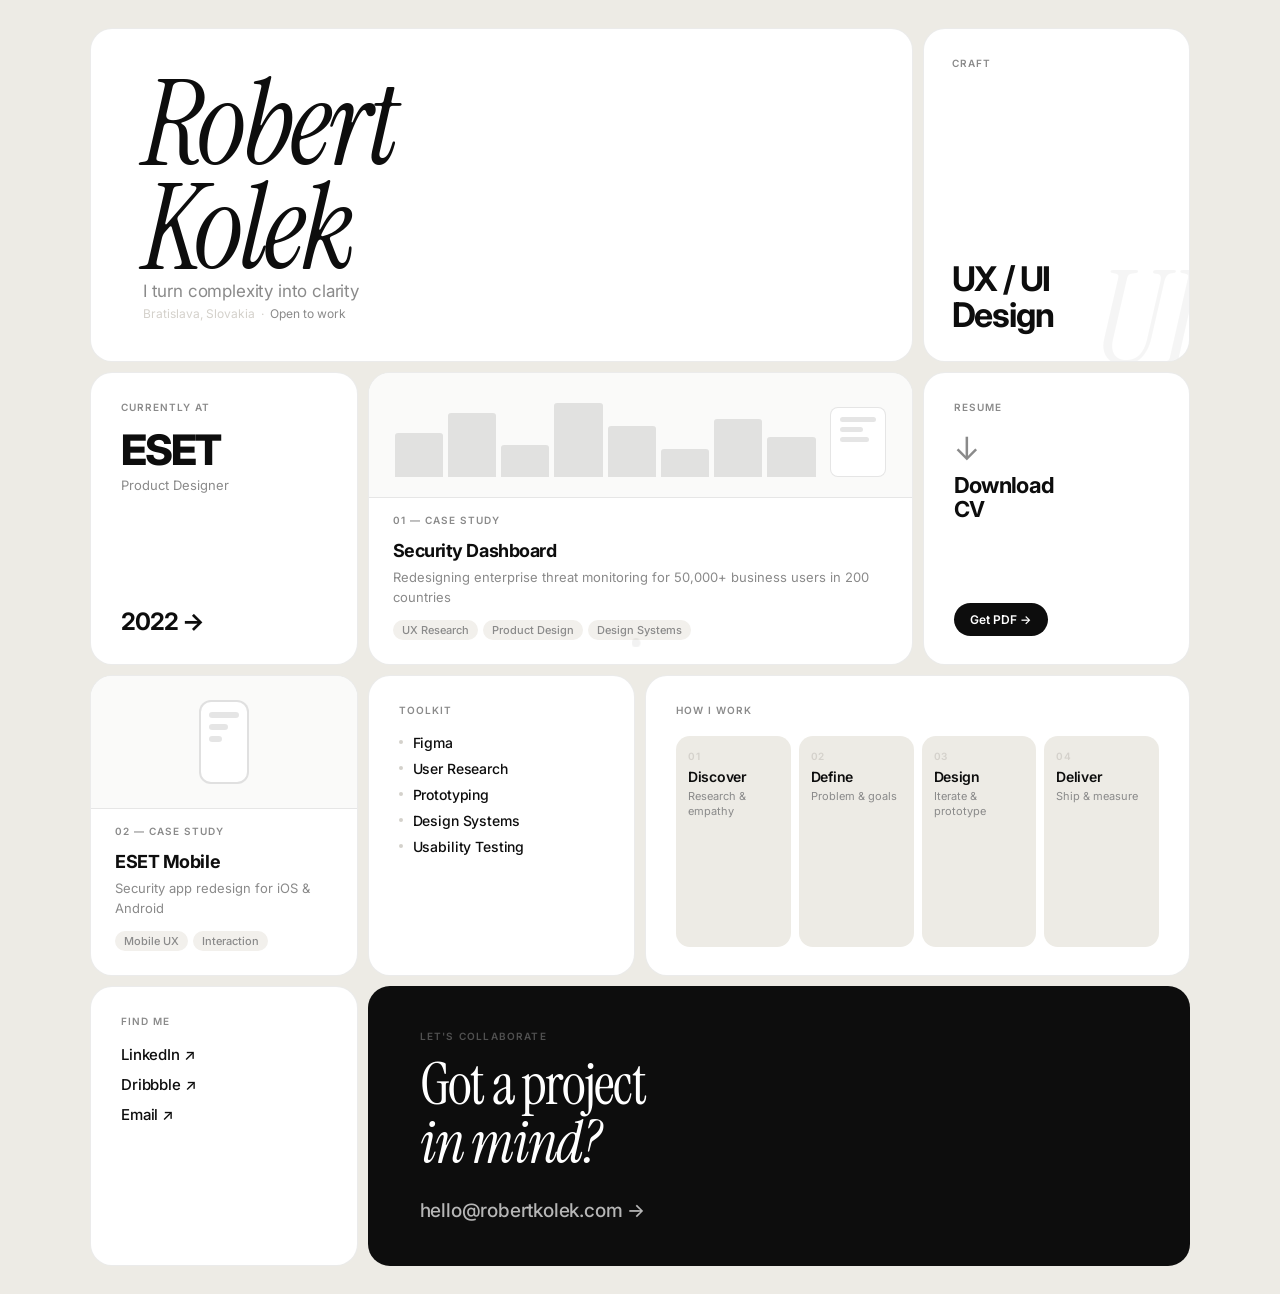
<file: index.html>
<!DOCTYPE html>
<html lang="en">
<head>
  <meta charset="UTF-8" />
  <meta name="viewport" content="width=device-width, initial-scale=1.0" />
  <title>Robert Kolek — UX/UI Designer</title>
  <link rel="preconnect" href="https://fonts.googleapis.com">
  <link rel="preconnect" href="https://fonts.gstatic.com" crossorigin>
  <link href="https://fonts.googleapis.com/css2?family=Instrument+Serif:ital@0;1&family=Inter:wght@300;400;500;600;700&display=swap" rel="stylesheet">
  <link rel="stylesheet" href="style.css" />
</head>
<body>

  <div class="cursor" aria-hidden="true"></div>

  <main class="bento">

    <!-- Row 1 ───────────────────────────────── -->
    <article class="card card--hero">
      <h1 class="hero-name"><em>Robert</em><br>Kolek</h1>
      <div class="hero-foot">
        <p class="tagline">I turn complexity into clarity</p>
        <p class="hero-meta">Bratislava, Slovakia&ensp;·&ensp;<span class="avail">Open to work</span></p>
      </div>
    </article>

    <article class="card card--role">
      <span class="label">Craft</span>
      <p class="role-ghost" aria-hidden="true">UI</p>
      <h2 class="role-title">UX / UI<br>Design</h2>
    </article>

    <!-- Row 2 ───────────────────────────────── -->
    <article class="card card--eset">
      <span class="label">Currently at</span>
      <p class="eset-co">ESET</p>
      <p class="eset-role">Product Designer</p>
      <p class="eset-since">2022 →</p>
    </article>

    <article class="card card--p1">
      <div class="p1-visual" aria-hidden="true">
        <div class="bars">
          <span style="--h:55%"></span><span style="--h:80%"></span>
          <span style="--h:40%"></span><span style="--h:92%"></span>
          <span style="--h:63%"></span><span style="--h:35%"></span>
          <span style="--h:72%"></span><span style="--h:50%"></span>
        </div>
        <div class="mini-card">
          <b></b><b></b><b></b>
        </div>
      </div>
      <footer class="proj-foot">
        <span class="label">01 — Case study</span>
        <h3>Security Dashboard</h3>
        <p>Redesigning enterprise threat monitoring for 50,000+ business users in 200 countries</p>
        <div class="tags">
          <span>UX Research</span><span>Product Design</span><span>Design Systems</span>
        </div>
      </footer>
    </article>

    <!-- Place your generated cv.pdf here. See cv.html → Save as PDF in browser. -->
    <article class="card card--cv">
      <span class="label">Resume</span>
      <p class="cv-arrow">↓</p>
      <h3 class="cv-title-text">Download<br>CV</h3>
      <a href="cv.pdf" download="RobertKolek_CV.pdf" class="cv-btn">Get PDF →</a>
    </article>

    <!-- Row 3 ───────────────────────────────── -->
    <article class="card card--p2">
      <div class="phone-wrap" aria-hidden="true">
        <div class="phone">
          <span></span><span></span><span></span>
        </div>
      </div>
      <footer class="proj-foot">
        <span class="label">02 — Case study</span>
        <h3>ESET Mobile</h3>
        <p>Security app redesign for iOS & Android</p>
        <div class="tags">
          <span>Mobile UX</span><span>Interaction</span>
        </div>
      </footer>
    </article>

    <article class="card card--skills">
      <span class="label">Toolkit</span>
      <ul class="skills">
        <li>Figma</li>
        <li>User Research</li>
        <li>Prototyping</li>
        <li>Design Systems</li>
        <li>Usability Testing</li>
      </ul>
    </article>

    <article class="card card--process">
      <span class="label">How I work</span>
      <ol class="steps">
        <li><span class="sn">01</span><span class="st">Discover</span><span class="sd">Research & empathy</span></li>
        <li><span class="sn">02</span><span class="st">Define</span><span class="sd">Problem & goals</span></li>
        <li><span class="sn">03</span><span class="st">Design</span><span class="sd">Iterate & prototype</span></li>
        <li><span class="sn">04</span><span class="st">Deliver</span><span class="sd">Ship & measure</span></li>
      </ol>
    </article>

    <!-- Row 4 ───────────────────────────────── -->
    <article class="card card--social">
      <span class="label">Find me</span>
      <nav class="socials">
        <a href="https://linkedin.com/in/robertkolek" target="_blank" rel="noopener">LinkedIn ↗</a>
        <a href="https://dribbble.com/robertkolek" target="_blank" rel="noopener">Dribbble ↗</a>
        <a href="mailto:hello@robertkolek.com">Email ↗</a>
      </nav>
    </article>

    <article class="card card--cta">
      <p class="cta-eye">Let's collaborate</p>
      <h2 class="cta-head">Got a project<br><em>in mind?</em></h2>
      <a href="mailto:hello@robertkolek.com" class="cta-link">hello@robertkolek.com →</a>
    </article>

  </main>

  <script src="main.js"></script>
</body>
</html>
</file>
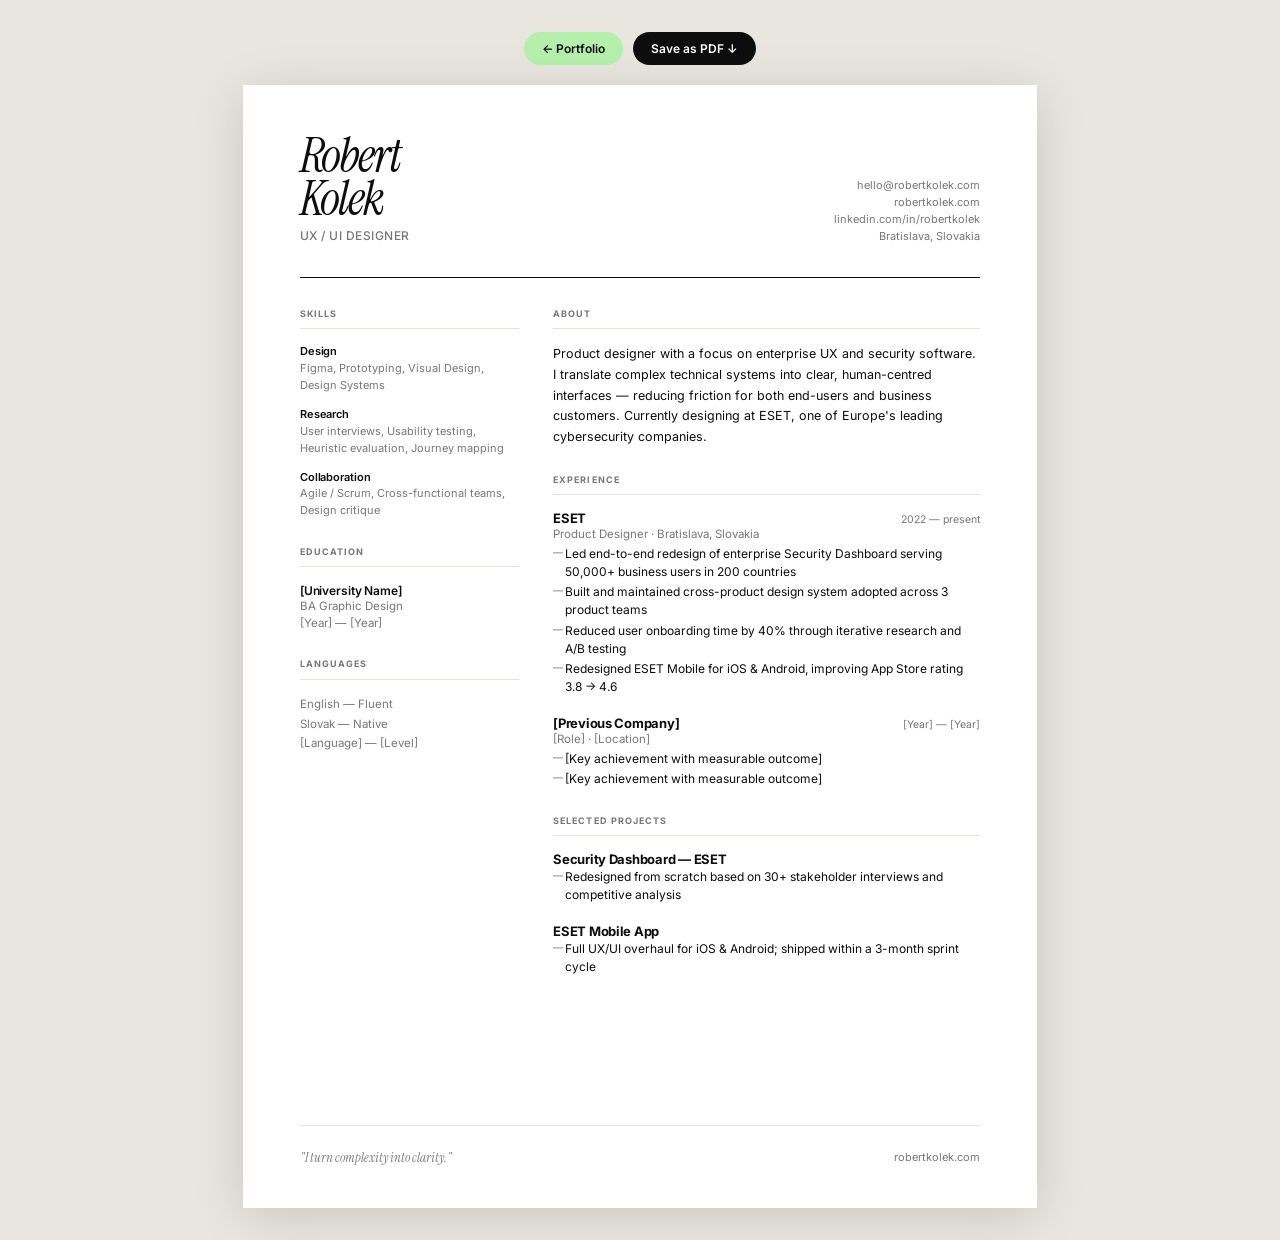
<file: cv.html>
<!DOCTYPE html>
<html lang="en">
<head>
  <meta charset="UTF-8" />
  <meta name="viewport" content="width=device-width, initial-scale=1.0" />
  <title>Robert Kolek — CV</title>
  <link rel="preconnect" href="https://fonts.googleapis.com">
  <link rel="preconnect" href="https://fonts.gstatic.com" crossorigin>
  <link href="https://fonts.googleapis.com/css2?family=Instrument+Serif:ital@0;1&family=Inter:wght@300;400;500;600;700&display=swap" rel="stylesheet">
  <style>
    *, *::before, *::after { box-sizing: border-box; margin: 0; padding: 0; }

    :root {
      --mint:   #b4f0ab;
      --ink:    #0d0d0d;
      --muted:  #777;
      --rule:   #e5e2dc;
      --bg:     #e9e6df;
    }

    html {
      font-family: 'Inter', -apple-system, BlinkMacSystemFont, sans-serif;
      font-size: 13px;
      color: var(--ink);
      -webkit-font-smoothing: antialiased;
      background: var(--bg);
    }

    /* ── Screen chrome ───────────────────────── */
    body {
      display: flex;
      flex-direction: column;
      align-items: center;
      gap: 20px;
      padding: 32px 16px;
    }

    .actions {
      display: flex;
      gap: 10px;
      align-items: center;
    }

    .btn {
      font-family: inherit;
      font-size: 12px;
      font-weight: 600;
      padding: 9px 18px;
      border-radius: 100px;
      border: none;
      cursor: pointer;
      text-decoration: none;
      display: inline-flex;
      align-items: center;
      gap: 5px;
      transition: opacity 0.15s;
    }

    .btn:hover { opacity: 0.7; }

    .btn--dark   { background: var(--ink); color: #fff; }
    .btn--light  { background: var(--mint); color: var(--ink); }

    /* ── A4 page ─────────────────────────────── */
    .page {
      width: 210mm;
      min-height: 297mm;
      background: #fff;
      padding: 13mm 15mm 11mm;
      display: flex;
      flex-direction: column;
      box-shadow: 0 8px 48px rgba(0,0,0,0.14);
    }

    /* ── Page header ─────────────────────────── */
    .cv-top {
      display: flex;
      justify-content: space-between;
      align-items: flex-end;
      padding-bottom: 9mm;
      border-bottom: 1.5px solid var(--ink);
    }

    .cv-name {
      font-family: 'Instrument Serif', Georgia, serif;
      font-style: italic;
      font-size: 48px;
      font-weight: 400;
      letter-spacing: -0.04em;
      line-height: 0.9;
    }

    .cv-title {
      font-size: 12px;
      font-weight: 500;
      color: var(--muted);
      margin-top: 7px;
      letter-spacing: 0.04em;
      text-transform: uppercase;
    }

    .cv-contact {
      text-align: right;
      display: flex;
      flex-direction: column;
      gap: 3px;
    }

    .cv-contact a,
    .cv-contact span {
      font-size: 11px;
      color: var(--muted);
      text-decoration: none;
      transition: color 0.15s;
    }

    .cv-contact a:hover { color: var(--ink); }

    /* ── Two-column body ─────────────────────── */
    .cv-body {
      display: grid;
      grid-template-columns: 58mm 1fr;
      gap: 0 9mm;
      flex: 1;
      padding-top: 8mm;
    }

    /* ── Section ─────────────────────────────── */
    .sec {
      margin-bottom: 7mm;
    }

    .sec-label {
      font-size: 9px;
      font-weight: 700;
      letter-spacing: 0.12em;
      text-transform: uppercase;
      color: var(--muted);
      padding-bottom: 2.5mm;
      border-bottom: 1px solid var(--rule);
      margin-bottom: 4mm;
      display: block;
    }

    /* ── Skill groups ────────────────────────── */
    .skill-group { margin-bottom: 3.5mm; }

    .skill-group-name {
      font-size: 11px;
      font-weight: 600;
      margin-bottom: 1.5px;
      letter-spacing: -0.01em;
    }

    .skill-group-items {
      font-size: 11px;
      color: var(--muted);
      line-height: 1.55;
    }

    /* ── Education ───────────────────────────── */
    .edu { margin-bottom: 3mm; }

    .edu-school {
      font-size: 12px;
      font-weight: 600;
      letter-spacing: -0.01em;
    }

    .edu-degree {
      font-size: 11.5px;
      color: var(--muted);
      line-height: 1.5;
    }

    /* ── Languages ───────────────────────────── */
    .lang-list {
      font-size: 11.5px;
      color: var(--muted);
      line-height: 1.7;
    }

    /* ── Summary ─────────────────────────────── */
    .summary {
      font-size: 12.5px;
      line-height: 1.65;
      color: var(--ink);
    }

    /* ── Experience entry ────────────────────── */
    .entry { margin-bottom: 5mm; }

    .entry-head {
      display: flex;
      justify-content: space-between;
      align-items: baseline;
      margin-bottom: 1px;
    }

    .entry-co {
      font-size: 13px;
      font-weight: 700;
      letter-spacing: -0.02em;
    }

    .entry-period {
      font-size: 10.5px;
      color: var(--muted);
      flex-shrink: 0;
      margin-left: 8px;
    }

    .entry-role {
      font-size: 11.5px;
      color: var(--muted);
      margin-bottom: 3.5px;
    }

    .entry-bullets {
      list-style: none;
      display: flex;
      flex-direction: column;
      gap: 2.5px;
    }

    .entry-bullets li {
      font-size: 12px;
      line-height: 1.5;
      padding-left: 12px;
      position: relative;
    }

    .entry-bullets li::before {
      content: '—';
      position: absolute;
      left: 0;
      color: var(--muted);
      font-size: 10px;
    }

    /* ── Accent footer ───────────────────────── */
    .cv-foot {
      margin-top: auto;
      padding-top: 6mm;
      border-top: 1px solid var(--rule);
      display: flex;
      justify-content: space-between;
      align-items: center;
    }

    .cv-foot-quote {
      font-family: 'Instrument Serif', Georgia, serif;
      font-style: italic;
      font-size: 13px;
      color: var(--muted);
    }

    .cv-foot-url {
      font-size: 11px;
      color: var(--muted);
    }

    /* ── Print ───────────────────────────────── */
    @media print {
      html { background: #fff; }

      body { background: #fff; padding: 0; gap: 0; }

      .actions { display: none; }

      .page {
        width: 210mm;
        min-height: 297mm;
        box-shadow: none;
        padding: 13mm 15mm 11mm;
      }

      @page { size: A4; margin: 0; }
    }
  </style>
</head>
<body>

  <div class="actions">
    <a href="index.html" class="btn btn--light">← Portfolio</a>
    <button class="btn btn--dark" onclick="window.print()">Save as PDF ↓</button>
  </div>

  <div class="page">

    <header class="cv-top">
      <div>
        <h1 class="cv-name">Robert<br>Kolek</h1>
        <p class="cv-title">UX / UI Designer</p>
      </div>
      <div class="cv-contact">
        <a href="mailto:hello@robertkolek.com">hello@robertkolek.com</a>
        <a href="https://robertkolek.com" target="_blank">robertkolek.com</a>
        <a href="https://linkedin.com/in/robertkolek" target="_blank">linkedin.com/in/robertkolek</a>
        <span>Bratislava, Slovakia</span>
      </div>
    </header>

    <div class="cv-body">

      <!-- Left ──────────────────────────────── -->
      <aside>

        <section class="sec">
          <span class="sec-label">Skills</span>
          <div class="skill-group">
            <p class="skill-group-name">Design</p>
            <p class="skill-group-items">Figma, Prototyping, Visual Design, Design Systems</p>
          </div>
          <div class="skill-group">
            <p class="skill-group-name">Research</p>
            <p class="skill-group-items">User interviews, Usability testing, Heuristic evaluation, Journey mapping</p>
          </div>
          <div class="skill-group">
            <p class="skill-group-name">Collaboration</p>
            <p class="skill-group-items">Agile / Scrum, Cross-functional teams, Design critique</p>
          </div>
        </section>

        <section class="sec">
          <span class="sec-label">Education</span>
          <div class="edu">
            <p class="edu-school">[University Name]</p>
            <p class="edu-degree">BA Graphic Design<br>[Year] — [Year]</p>
          </div>
        </section>

        <section class="sec">
          <span class="sec-label">Languages</span>
          <p class="lang-list">
            English — Fluent<br>
            Slovak — Native<br>
            [Language] — [Level]
          </p>
        </section>

      </aside>

      <!-- Right ─────────────────────────────── -->
      <main>

        <section class="sec">
          <span class="sec-label">About</span>
          <p class="summary">Product designer with a focus on enterprise UX and security software. I translate complex technical systems into clear, human-centred interfaces — reducing friction for both end-users and business customers. Currently designing at ESET, one of Europe's leading cybersecurity companies.</p>
        </section>

        <section class="sec">
          <span class="sec-label">Experience</span>

          <div class="entry">
            <div class="entry-head">
              <span class="entry-co">ESET</span>
              <span class="entry-period">2022 — present</span>
            </div>
            <p class="entry-role">Product Designer · Bratislava, Slovakia</p>
            <ul class="entry-bullets">
              <li>Led end-to-end redesign of enterprise Security Dashboard serving 50,000+ business users in 200 countries</li>
              <li>Built and maintained cross-product design system adopted across 3 product teams</li>
              <li>Reduced user onboarding time by 40% through iterative research and A/B testing</li>
              <li>Redesigned ESET Mobile for iOS & Android, improving App Store rating 3.8 → 4.6</li>
            </ul>
          </div>

          <div class="entry">
            <div class="entry-head">
              <span class="entry-co">[Previous Company]</span>
              <span class="entry-period">[Year] — [Year]</span>
            </div>
            <p class="entry-role">[Role] · [Location]</p>
            <ul class="entry-bullets">
              <li>[Key achievement with measurable outcome]</li>
              <li>[Key achievement with measurable outcome]</li>
            </ul>
          </div>

        </section>

        <section class="sec">
          <span class="sec-label">Selected Projects</span>

          <div class="entry">
            <div class="entry-head">
              <span class="entry-co">Security Dashboard — ESET</span>
            </div>
            <ul class="entry-bullets">
              <li>Redesigned from scratch based on 30+ stakeholder interviews and competitive analysis</li>
            </ul>
          </div>

          <div class="entry">
            <div class="entry-head">
              <span class="entry-co">ESET Mobile App</span>
            </div>
            <ul class="entry-bullets">
              <li>Full UX/UI overhaul for iOS & Android; shipped within a 3-month sprint cycle</li>
            </ul>
          </div>

        </section>

      </main>

    </div>

    <footer class="cv-foot">
      <span class="cv-foot-quote">"I turn complexity into clarity."</span>
      <span class="cv-foot-url">robertkolek.com</span>
    </footer>

  </div>

</body>
</html>
</file>
<file: style.css>
/* ── Reset ──────────────────────────────────────── */
*, *::before, *::after { box-sizing: border-box; margin: 0; padding: 0; }

/* ── Tokens ─────────────────────────────────────── */
:root {
  --bg:      #edebe5;
  --card:    #ffffff;
  --ink:     #0d0d0d;
  --muted:   #8a8a8a;
  --subtle:  #d4d1cb;
  --border:  rgba(0,0,0,0.08);
  --r:       22px;
  --gap:     10px;
}

/* ── Base ────────────────────────────────────────── */
html {
  font-family: 'Inter', -apple-system, BlinkMacSystemFont, sans-serif;
  background: var(--bg);
  color: var(--ink);
  -webkit-font-smoothing: antialiased;
  cursor: none;
}

::selection { background: var(--ink); color: var(--card); }

body {
  min-height: 100svh;
  display: flex;
  align-items: center;
  justify-content: center;
  padding: 28px 18px;
}

/* ── Cursor ──────────────────────────────────────── */
.cursor {
  position: fixed;
  width: 9px;
  height: 9px;
  background: var(--ink);
  border-radius: 50%;
  pointer-events: none;
  transform: translate(-50%, -50%);
  z-index: 9999;
  transition: width  0.25s cubic-bezier(0.23,1,0.32,1),
              height 0.25s cubic-bezier(0.23,1,0.32,1),
              opacity 0.2s;
  mix-blend-mode: difference;
}

.cursor.grow { width: 40px; height: 40px; }

/* ── Grid ────────────────────────────────────────── */
.bento {
  display: grid;
  grid-template-columns: repeat(4, 1fr);
  gap: var(--gap);
  width: 100%;
  max-width: 1100px;
}

/* ── Card ────────────────────────────────────────── */
.card {
  background: var(--card);
  border: 1px solid var(--border);
  border-radius: var(--r);
  padding: 28px 30px;
  display: flex;
  flex-direction: column;
  opacity: 0;
  translate: 0 18px;
  transition: opacity   0.55s cubic-bezier(0.23,1,0.32,1),
              translate 0.55s cubic-bezier(0.23,1,0.32,1),
              transform 0.32s cubic-bezier(0.23,1,0.32,1),
              box-shadow 0.32s ease;
}

.card.in {
  opacity: 1;
  translate: 0 0;
}

/* ── Label ───────────────────────────────────────── */
.label {
  display: block;
  font-size: 10px;
  font-weight: 600;
  letter-spacing: 0.1em;
  text-transform: uppercase;
  color: var(--muted);
  margin-bottom: 14px;
  flex-shrink: 0;
}

/* ── Hero ────────────────────────────────────────── */
.card--hero {
  grid-column: 1 / 4;
  grid-row: 1;
  padding: 44px 52px 40px;
  justify-content: space-between;
  min-height: 248px;
}

.hero-name {
  font-family: 'Instrument Serif', Georgia, serif;
  font-weight: 400;
  font-style: italic;
  font-size: clamp(72px, 9.5vw, 118px);
  letter-spacing: -0.03em;
  line-height: 0.88;
}

.hero-foot {
  display: flex;
  flex-direction: column;
  gap: 5px;
}

.tagline {
  font-size: clamp(14px, 1.5vw, 17px);
  font-weight: 400;
  letter-spacing: -0.01em;
  color: var(--muted);
}

.hero-meta {
  font-size: 12px;
  color: var(--subtle);
}

.avail { color: var(--muted); }

/* ── Role ────────────────────────────────────────── */
.card--role {
  grid-column: 4;
  grid-row: 1;
  overflow: hidden;
  position: relative;
  justify-content: space-between;
  padding: 28px;
}

.role-ghost {
  position: absolute;
  bottom: -24px;
  right: -8px;
  font-family: 'Instrument Serif', Georgia, serif;
  font-style: italic;
  font-size: 130px;
  font-weight: 400;
  line-height: 1;
  color: rgba(0,0,0,0.04);
  user-select: none;
  pointer-events: none;
}

.role-title {
  font-size: clamp(22px, 2.8vw, 34px);
  font-weight: 700;
  letter-spacing: -0.035em;
  line-height: 1.05;
  margin-top: auto;
  position: relative;
}

/* ── ESET ────────────────────────────────────────── */
.card--eset { grid-column: 1; grid-row: 2; }

.eset-co {
  font-size: 42px;
  font-weight: 800;
  letter-spacing: -0.05em;
  line-height: 1;
  margin-top: 2px;
}

.eset-role {
  font-size: 13px;
  color: var(--muted);
  margin-top: 6px;
  flex: 1;
}

.eset-since {
  font-size: 24px;
  font-weight: 700;
  letter-spacing: -0.04em;
  margin-top: 16px;
}

/* ── Project 1 ───────────────────────────────────── */
.card--p1 {
  grid-column: 2 / 4;
  grid-row: 2;
  padding: 0;
  overflow: hidden;
}

.p1-visual {
  display: flex;
  align-items: flex-end;
  gap: 14px;
  padding: 24px 26px 20px;
  flex-shrink: 0;
  background: #fafaf9;
  border-bottom: 1px solid var(--border);
}

.bars {
  display: flex;
  align-items: flex-end;
  gap: 5px;
  height: 80px;
  flex: 1;
}

.bars span {
  flex: 1;
  height: var(--h);
  background: rgba(0,0,0,0.1);
  border-radius: 3px 3px 0 0;
  transition: background 0.2s;
}

.card--p1:hover .bars span { background: rgba(0,0,0,0.18); }

.mini-card {
  flex-shrink: 0;
  width: 56px;
  height: 70px;
  border: 1.5px solid rgba(0,0,0,0.1);
  border-radius: 8px;
  padding: 9px;
  display: flex;
  flex-direction: column;
  gap: 5px;
  background: #fff;
}

.mini-card b {
  display: block;
  height: 5px;
  background: rgba(0,0,0,0.1);
  border-radius: 3px;
}

.mini-card b:nth-child(1) { width: 100%; }
.mini-card b:nth-child(2) { width: 65%; }
.mini-card b:nth-child(3) { width: 82%; }

/* ── Project footer ──────────────────────────────── */
.proj-foot { padding: 16px 24px 24px; }

.proj-foot h3 {
  font-size: 18px;
  font-weight: 700;
  letter-spacing: -0.025em;
  margin: 4px 0 6px;
}

.proj-foot p {
  font-size: 13px;
  color: var(--muted);
  line-height: 1.55;
}

.tags {
  display: flex;
  flex-wrap: wrap;
  gap: 5px;
  margin-top: 13px;
}

.tags span {
  font-size: 11px;
  font-weight: 500;
  padding: 3px 9px;
  background: #f2f0ec;
  border-radius: 100px;
  color: var(--muted);
}

/* ── CV ──────────────────────────────────────────── */
.card--cv { grid-column: 4; grid-row: 2; }

.cv-arrow {
  font-size: 32px;
  line-height: 1;
  margin: 6px 0 8px;
  color: var(--muted);
}

.cv-title-text {
  font-size: 22px;
  font-weight: 700;
  letter-spacing: -0.03em;
  line-height: 1.1;
  flex: 1;
}

.cv-btn {
  display: inline-flex;
  align-self: flex-start;
  margin-top: 20px;
  background: var(--ink);
  color: #fff;
  font-size: 12px;
  font-weight: 600;
  padding: 9px 16px;
  border-radius: 100px;
  text-decoration: none;
  letter-spacing: 0.01em;
  transition: background 0.18s, transform 0.18s;
}

.cv-btn:hover { background: #333; transform: translateY(-1px); }

/* ── Project 2 ───────────────────────────────────── */
.card--p2 {
  grid-column: 1;
  grid-row: 3;
  padding: 0;
  overflow: hidden;
}

.phone-wrap {
  display: flex;
  justify-content: center;
  align-items: center;
  padding: 24px;
  flex-shrink: 0;
  background: #fafaf9;
  border-bottom: 1px solid var(--border);
}

.phone {
  width: 50px;
  height: 84px;
  border: 2px solid rgba(0,0,0,0.12);
  border-radius: 12px;
  padding: 10px 8px;
  display: flex;
  flex-direction: column;
  gap: 6px;
  background: #fff;
}

.phone span {
  display: block;
  height: 6px;
  background: rgba(0,0,0,0.1);
  border-radius: 3px;
}

.phone span:nth-child(2) { width: 65%; }
.phone span:nth-child(3) { width: 45%; }

/* ── Skills ──────────────────────────────────────── */
.card--skills { grid-column: 2; grid-row: 3; }

.skills {
  list-style: none;
  display: flex;
  flex-direction: column;
  gap: 9px;
  margin-top: 4px;
}

.skills li {
  font-size: 14px;
  font-weight: 500;
  letter-spacing: -0.01em;
  display: flex;
  align-items: center;
  gap: 10px;
}

.skills li::before {
  content: '';
  width: 4px;
  height: 4px;
  border-radius: 50%;
  background: var(--subtle);
  flex-shrink: 0;
}

/* ── Process ─────────────────────────────────────── */
.card--process { grid-column: 3 / 5; grid-row: 3; }

.steps {
  list-style: none;
  display: grid;
  grid-template-columns: repeat(4, 1fr);
  gap: 8px;
  margin-top: 6px;
  flex: 1;
}

.steps li {
  background: var(--bg);
  border-radius: 14px;
  padding: 14px 12px;
  display: flex;
  flex-direction: column;
  gap: 2px;
}

.sn {
  font-size: 10px;
  font-weight: 600;
  color: var(--subtle);
  letter-spacing: 0.06em;
  margin-bottom: 4px;
}

.st {
  font-size: 14px;
  font-weight: 600;
  letter-spacing: -0.02em;
}

.sd {
  font-size: 11px;
  color: var(--muted);
  line-height: 1.4;
  margin-top: 2px;
}

/* ── Social ──────────────────────────────────────── */
.card--social { grid-column: 1; grid-row: 4; }

.socials {
  display: flex;
  flex-direction: column;
  gap: 11px;
  margin-top: 4px;
}

.socials a {
  font-size: 15px;
  font-weight: 500;
  letter-spacing: -0.01em;
  color: var(--ink);
  text-decoration: none;
  transition: color 0.15s;
}

.socials a:hover { color: var(--muted); }

/* ── CTA ─────────────────────────────────────────── */
.card--cta {
  grid-column: 2 / 5;
  grid-row: 4;
  background: var(--ink);
  border: none;
  color: #fff;
  padding: 44px 52px;
  justify-content: center;
  gap: 6px;
}

.cta-eye {
  font-size: 10px;
  font-weight: 600;
  letter-spacing: 0.12em;
  text-transform: uppercase;
  color: rgba(255,255,255,0.28);
  margin-bottom: 8px;
}

.cta-head {
  font-family: 'Instrument Serif', Georgia, serif;
  font-weight: 400;
  font-size: clamp(34px, 4.5vw, 58px);
  letter-spacing: -0.03em;
  line-height: 1.0;
  margin-bottom: 22px;
}

.cta-head em { font-style: italic; }

.cta-link {
  font-size: clamp(14px, 1.6vw, 19px);
  font-weight: 500;
  color: rgba(255,255,255,0.7);
  text-decoration: none;
  letter-spacing: -0.01em;
  align-self: flex-start;
  transition: color 0.15s;
}

.cta-link:hover { color: #fff; }

/* ── Responsive ──────────────────────────────────── */
@media (max-width: 840px) {
  html { cursor: auto; }
  .cursor { display: none; }

  .bento { grid-template-columns: 1fr 1fr; }

  .card--hero    { grid-column: 1 / 3; }
  .card--p1      { grid-column: 1 / 3; }
  .card--process { grid-column: 1 / 3; }
  .card--cta     { grid-column: 1 / 3; padding: 32px; }
}

@media (max-width: 540px) {
  body { padding: 10px; }
  .bento { grid-template-columns: 1fr; gap: 8px; }

  .card--hero,
  .card--p1,
  .card--process,
  .card--cta { grid-column: 1; }

  .card--hero { padding: 30px; min-height: unset; }
  .card--cta  { padding: 30px; }

  .steps { grid-template-columns: 1fr 1fr; }
}
</file>
